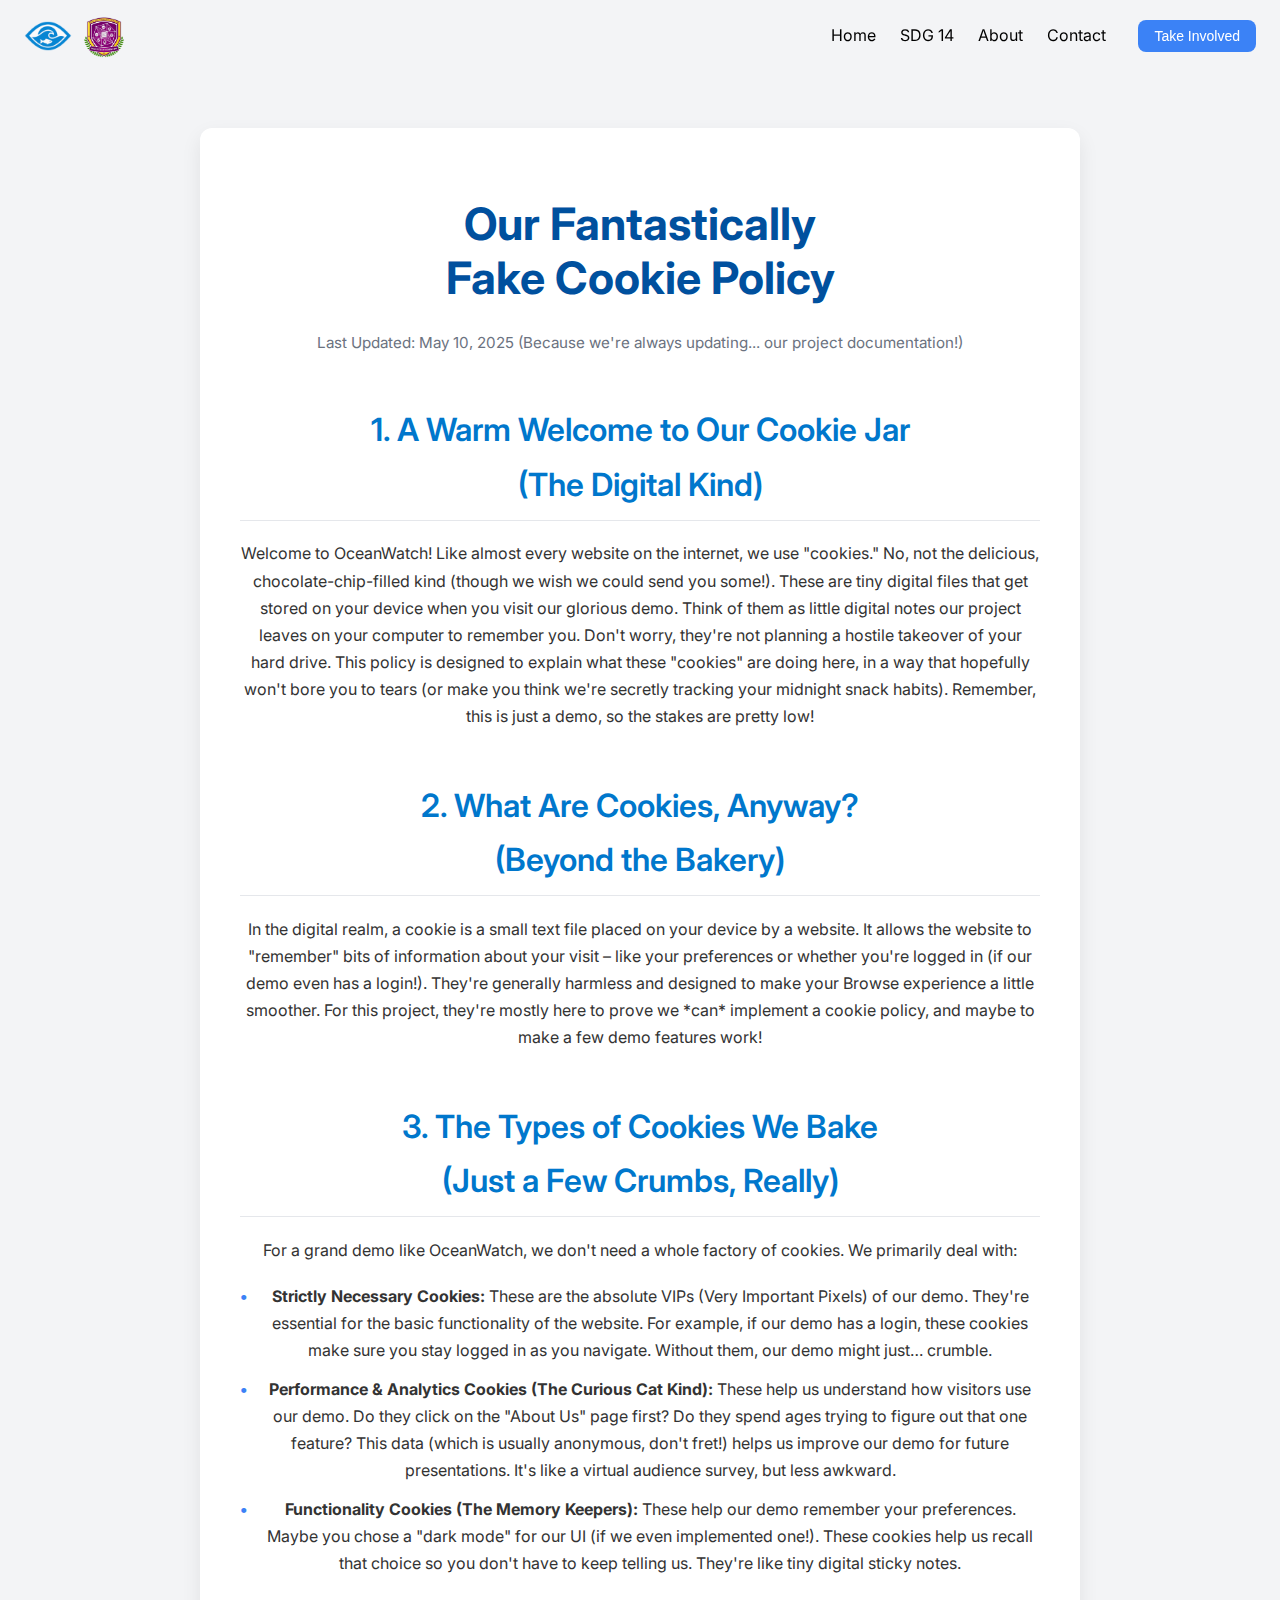
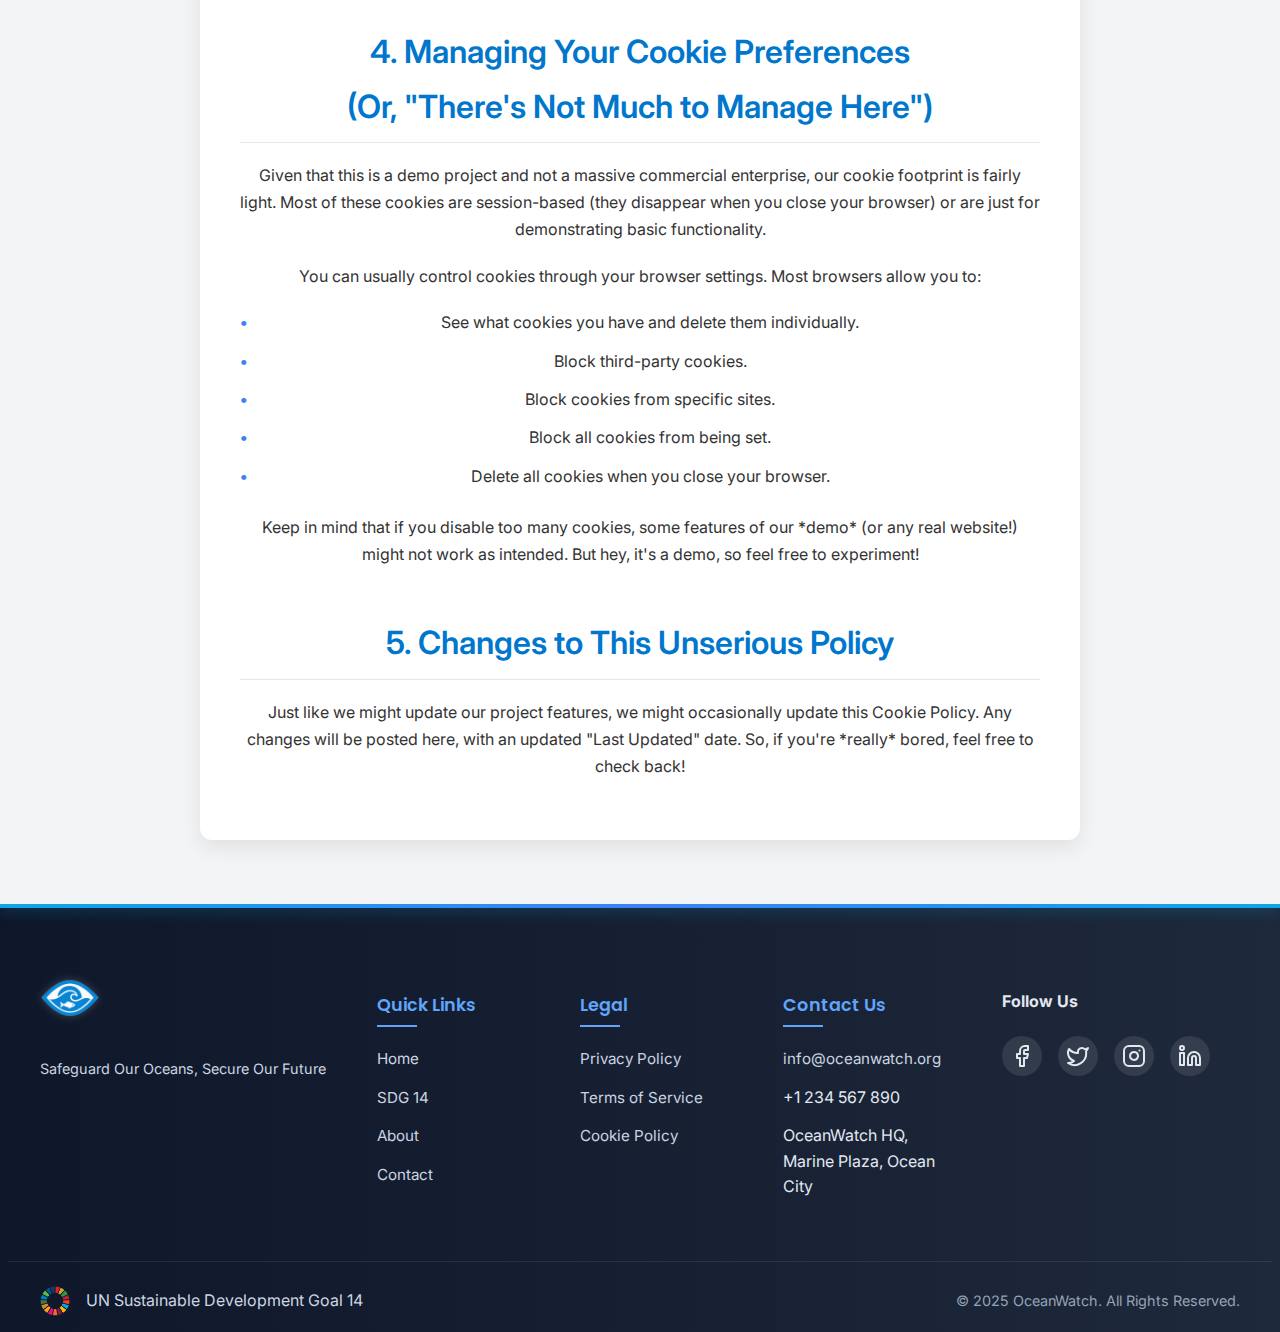
<file: cookie-policy.html>
<!DOCTYPE html>
<html lang="en">
  <head>
    <meta name="author" content="OceanWatch Team" />
    <meta
      name="keywords"
      content="OceanWatch, SDG 14, Life Below Water, Marine Conservation, Ocean Protection, Terms of Service, User Agreement, Website Use"
    />
    <meta name="theme-color" content="#334155" />
    <link rel="apple-touch-icon" href="/Images/newlogo.png" />
    <meta
      name="description"
      content="OceanWatch Terms of Service - Understand the rules and conditions for using our website."
    />
    <meta charset="UTF-8" />
    <meta name="viewport" content="width=device-width, initial-scale=1.0" />
    <title>OceanWatch | Terms of Service</title>
    <link rel="preconnect" href="https://fonts.googleapis.com" />
    <link rel="preconnect" href="https://fonts.gstatic.com" crossorigin />
    <link
      href="https://fonts.googleapis.com/css2?family=Inter:wght@400;500;700&family=Poppins:wght@400;500;600;700&display=swap"
      rel="stylesheet"
    />
    <link rel="stylesheet" href="CSS/terms-of-service.css" />
    <link rel="shortcut icon" href="Images/newlogo.png" type="image/x-icon" />
  </head>
  <body>
    <div id="main-content" class="main-content">
      <header id="navbar">
        <nav>
          <div class="logo">
            <img
              style="width: 48px; height: auto"
              src="Images/newlogo.png"
              alt="OceanWatch Logo"
              class="logo-image"
              onerror="this.onerror=null; this.src='https://placehold.co/100x40/cccccc/666666?text=Logo+Error';"
            />
            <img
              style="width: 48px; height: auto"
              src="Images/logo.png"
              alt="OceanWatch Logo"
              class="logo-image"
              onerror="this.onerror=null; this.src='https://placehold.co/100x40/cccccc/666666?text=Logo+Error';"
            />
          </div>

          <div class="desktop-menu">
            <a href="index.html">Home</a>
            <a href="sdg14.html">SDG 14</a>
            <a href="about.html">About</a>
            <a href="#footer">Contact</a>
            <button class="action-button">Take Involved</button>
          </div>

          <div class="mobile-menu-button">
            <button id="mobile-menu-button">
              <svg
                class="menu-icon"
                fill="none"
                stroke="currentColor"
                viewBox="0 0 24 24"
                xmlns="http://www.w3.org/2000/svg"
              >
                <path
                  stroke-linecap="round"
                  stroke-linejoin="round"
                  stroke-width="2"
                  d="M4 6h16M4 12h16m-7 6h7"
                ></path>
              </svg>
            </button>
          </div>
        </nav>

        <div id="mobile-menu" class="mobile-menu">
          <a href="index.html">Home</a>
          <a href="sdg14.html">SDG 14</a>
          <a href="about.html">About</a>
          <a href="#footer">Contact</a>
          <div class="mobile-button-container">
            <button class="action-button mobile-action-button">
              Take Involved
            </button>
          </div>
        </div>
      </header>

      <main class="policy-content">
        <div class="container">
        <h1>Our Fantastically <br> Fake Cookie Policy</h1>
        <p class="last-updated">Last Updated: May 10, 2025 (Because we're always updating... our project documentation!)</p>

        <h2>1. A Warm Welcome to Our Cookie Jar <br> (The Digital Kind)</h2>
        <p>
          Welcome to OceanWatch! Like almost every website on the internet, we use "cookies."
          No, not the delicious, chocolate-chip-filled kind (though we wish we could send you some!).
          These are tiny digital files that get stored on your device when you visit our glorious demo.
          Think of them as little digital notes our project leaves on your computer to remember you.
          Don't worry, they're not planning a hostile takeover of your hard drive. This policy is
          designed to explain what these "cookies" are doing here, in a way that hopefully won't bore
          you to tears (or make you think we're secretly tracking your midnight snack habits). Remember,
          this is just a demo, so the stakes are pretty low!
        </p>

        <h2>2. What Are Cookies, Anyway? <br> (Beyond the Bakery)</h2>
        <p>
          In the digital realm, a cookie is a small text file placed on your device by a website.
          It allows the website to "remember" bits of information about your visit – like your
          preferences or whether you're logged in (if our demo even has a login!). They're generally
          harmless and designed to make your Browse experience a little smoother. For this project,
          they're mostly here to prove we *can* implement a cookie policy, and maybe to make a few
          demo features work!
        </p>

        <h2>3. The Types of Cookies We Bake <br> (Just a Few Crumbs, Really)</h2>
        <p>
          For a grand demo like OceanWatch, we don't need a whole factory of cookies. We primarily deal with:
        </p>
        <ul>
          <li>
            <strong>Strictly Necessary Cookies:</strong> These are the absolute VIPs (Very Important Pixels) of our demo.
            They're essential for the basic functionality of the website. For example, if our demo has a login,
            these cookies make sure you stay logged in as you navigate. Without them, our demo might just… crumble.
          </li>
          <li>
            <strong>Performance & Analytics Cookies (The Curious Cat Kind):</strong> These help us understand how visitors use our demo. Do they click on the "About Us" page first? Do they spend ages trying to figure out that one feature? This data (which is usually anonymous, don't fret!) helps us improve our demo for future presentations. It's like a virtual audience survey, but less awkward.
          </li>
          <li>
            <strong>Functionality Cookies (The Memory Keepers):</strong> These help our demo remember your preferences. Maybe you chose a "dark mode" for our UI (if we even implemented one!). These cookies help us recall that choice so you don't have to keep telling us. They're like tiny digital sticky notes.
          </li>
        </ul>

        <h2>4. Managing Your Cookie Preferences <br>(Or, "There's Not Much to Manage Here")</h2>
        <p>
          Given that this is a demo project and not a massive commercial enterprise, our cookie footprint is fairly light.
          Most of these cookies are session-based (they disappear when you close your browser) or are just for
          demonstrating basic functionality.
        </p>
        <p>
          You can usually control cookies through your browser settings. Most browsers allow you to:
        </p>
        <ul>
          <li>See what cookies you have and delete them individually.</li>
          <li>Block third-party cookies.</li>
          <li>Block cookies from specific sites.</li>
          <li>Block all cookies from being set.</li>
          <li>Delete all cookies when you close your browser.</li>
        </ul>
        <p>
          Keep in mind that if you disable too many cookies, some features of our *demo* (or any real website!) might
          not work as intended. But hey, it's a demo, so feel free to experiment!
        </p>

        <h2>5. Changes to This Unserious Policy</h2>
        <p>
          Just like we might update our project features, we might occasionally update this Cookie Policy.
          Any changes will be posted here, with an updated "Last Updated" date. So, if you're *really* bored,
          feel free to check back!
        </p>
      </section>
      </main>

      <footer class="footer-section" id="footer">
        <div class="footer-container">
          <div class="footer-logo-section">
            <img
              src="Images/newlogo.png"
              alt="OceanWatch Logo"
              class="footer-logo"
            />

            <p class="footer-tagline">Safeguard Our Oceans, Secure Our Future</p>
          </div>

          <div class="footer-links">
            <div class="footer-column">
              <h4>Quick Links</h4>
              <ul>
                <li><a href="index.html">Home</a></li>
                <li><a href="sdg14.html">SDG 14</a></li>
                <li><a href="about.html">About</a></li>
                <li><a href="#footer">Contact</a></li>
              </ul>
            </div>

            <div class="footer-column">
              <h4>Legal</h4>
              <ul>
                <li><a href="privacy-policy.html">Privacy Policy</a></li>
                <li><a href="terms-of-service.html">Terms of Service</a></li>
                <li><a href="cookie-policy.html">Cookie Policy</a></li>
              </ul>
            </div>

            <div class="footer-column">
              <h4>Contact Us</h4>
              <ul>
                <li>
                  <a href="mailto:info@oceanwatch.org">info@oceanwatch.org</a>
                </li>
                <li>+1 234 567 890</li>
                <li>OceanWatch HQ, Marine Plaza, Ocean City</li>
              </ul>
            </div>
          </div>

          <div class="footer-social">
            <h4>Follow Us</h4>
            <div class="social-icons">
              <a
                href="https://web.facebook.com/globalgoalsUN/?_rdc=1&_rdr#"
                target="_blank"
                class="social-icon"
                aria-label="Facebook"
              >
                <svg
                  xmlns="http://www.w3.org/2000/svg"
                  width="24"
                  height="24"
                  viewBox="0 0 24 24"
                  fill="none"
                  stroke="currentColor"
                  stroke-width="2"
                  stroke-linecap="round"
                  stroke-linejoin="round"
                >
                  <path
                    d="M18 2h-3a5 5 0 0 0-5 5v3H7v4h3v8h4v-8h3l1-4h-4V7a1 1 0 0 1 1-1h3z"
                  ></path>
                </svg>
              </a>
              <a
                href="https://twitter.com"
                target="_blank"
                class="social-icon"
                aria-label="Twitter"
              >
                <svg
                  xmlns="http://www.w3.org/2000/svg"
                  width="24"
                  height="24"
                  viewBox="0 0 24 24"
                  fill="none"
                  stroke="currentColor"
                  stroke-width="2"
                  stroke-linecap="round"
                  stroke-linejoin="round"
                >
                  <path
                    d="M22 4s-.7 2.1-2 3.4c1.6 10-9.4 17.3-18 11.6 2.2.1 4.4-.6 6-2C3 15.5.5 9.6 3 5c2.2 2.6 5.6 4.1 9 4-.9-4.2 4-6.6 7-3.8 1.1 0 3-1.2 3-1.2z"
                  ></path>
                </svg>
              </a>
              <a
                href="https://instagram.com"
                target="_blank"
                class="social-icon"
                aria-label="Instagram"
              >
                <svg
                  xmlns="http://www.w3.org/2000/svg"
                  width="24"
                  height="24"
                  viewBox="0 0 24 24"
                  fill="none"
                  stroke="currentColor"
                  stroke-width="2"
                  stroke-linecap="round"
                  stroke-linejoin="round"
                >
                  <rect x="2" y="2" width="20" height="20" rx="5" ry="5"></rect>
                  <path
                    d="M16 11.37A4 4 0 1 1 12.63 8 4 4 0 0 1 16 11.37z"
                  ></path>
                  <line x1="17.5" y1="6.5" x2="17.51" y2="6.5"></line>
                </svg>
              </a>
              <a
                href="https://linkedin.com"
                class="social-icon"
                target="_blank"
                aria-label="LinkedIn"
              >
                <svg
                  xmlns="http://www.w3.org/2000/svg"
                  width="24"
                  height="24"
                  viewBox="0 0 24 24"
                  fill="none"
                  stroke="currentColor"
                  stroke-width="2"
                  stroke-linecap="round"
                  stroke-linejoin="round"
                >
                  <path
                    d="M16 8a6 6 0 0 1 6 6v7h-4v-7a2 2 0 0 0-2-2 2 2 0 0 0-2 2v7h-4v-7a6 6 0 0 1 6-6z"
                  ></path>
                  <rect x="2" y="9" width="4" height="12"></rect>
                  <circle cx="4" cy="4" r="2"></circle>
                </svg>
              </a>
            </div>
          </div>
        </div>

        <div class="footer-bottom">
          <div class="un-sdg-link">
            <a
              href="https://sdgs.un.org/goals/goal14"
              target="_blank"
              rel="noopener noreferrer"
            >
              <img
                src="Images/globallogo.png"
                alt="UN SDG Logo"
                class="un-logo"
              />
              <span>UN Sustainable Development Goal 14</span>
            </a>
          </div>
          <div class="copyright">
            &copy; 2025 OceanWatch. All Rights Reserved.
          </div>
        </div>
      </footer>
    </div>
    <script src="JS/terms-of-service.js"></script>
  </body>
</html>
</file>
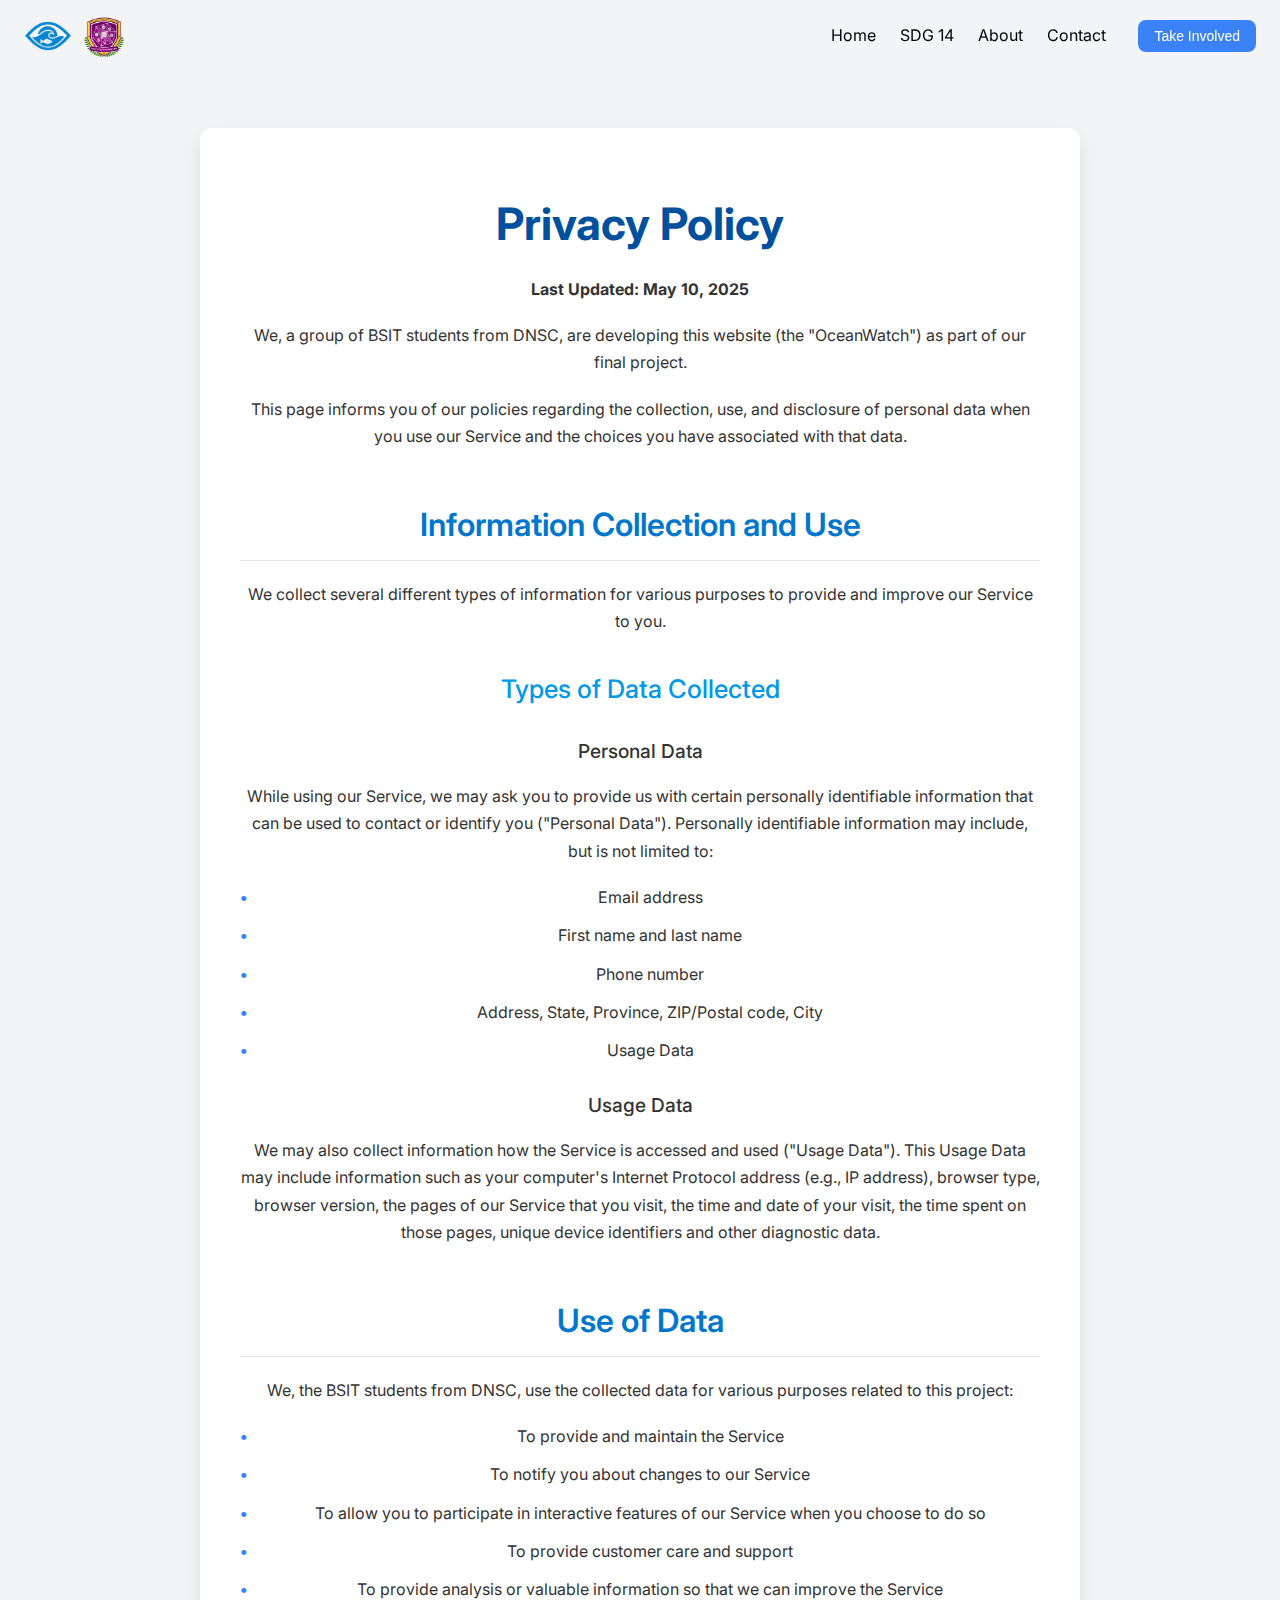
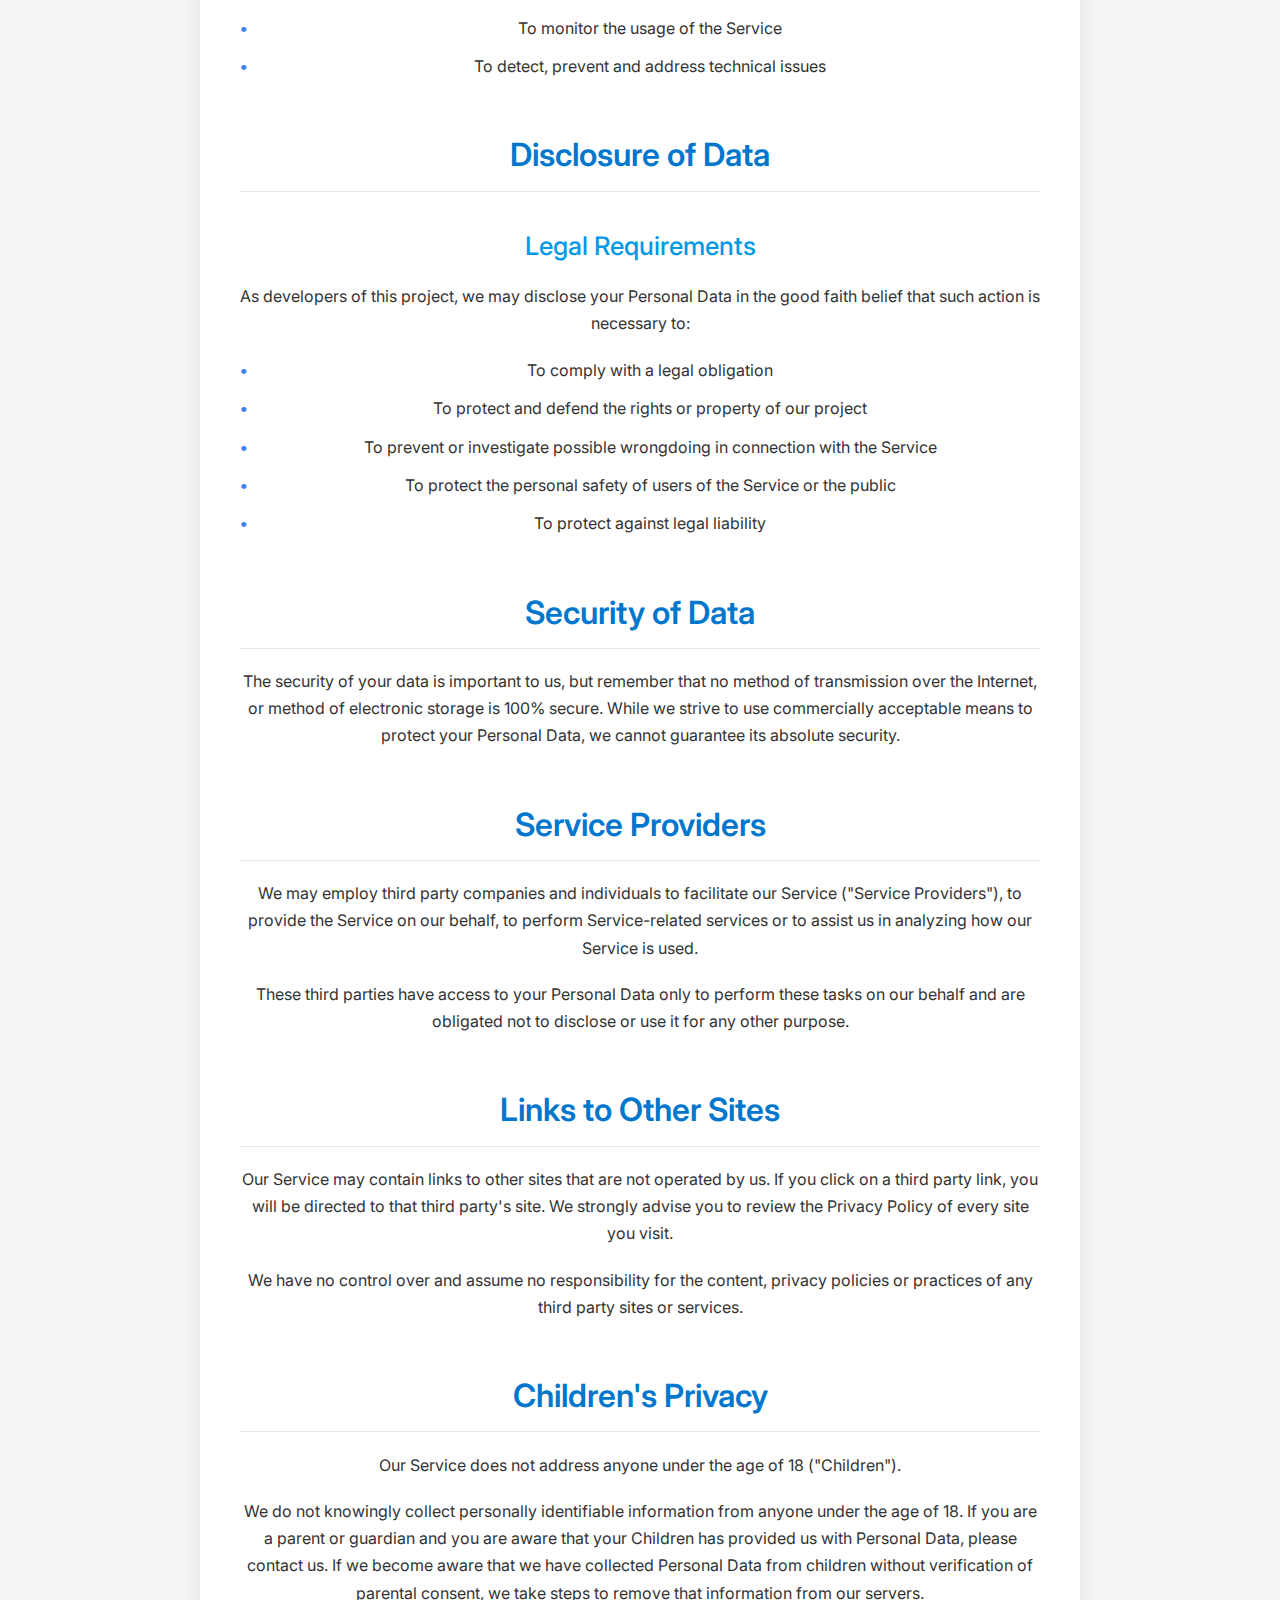
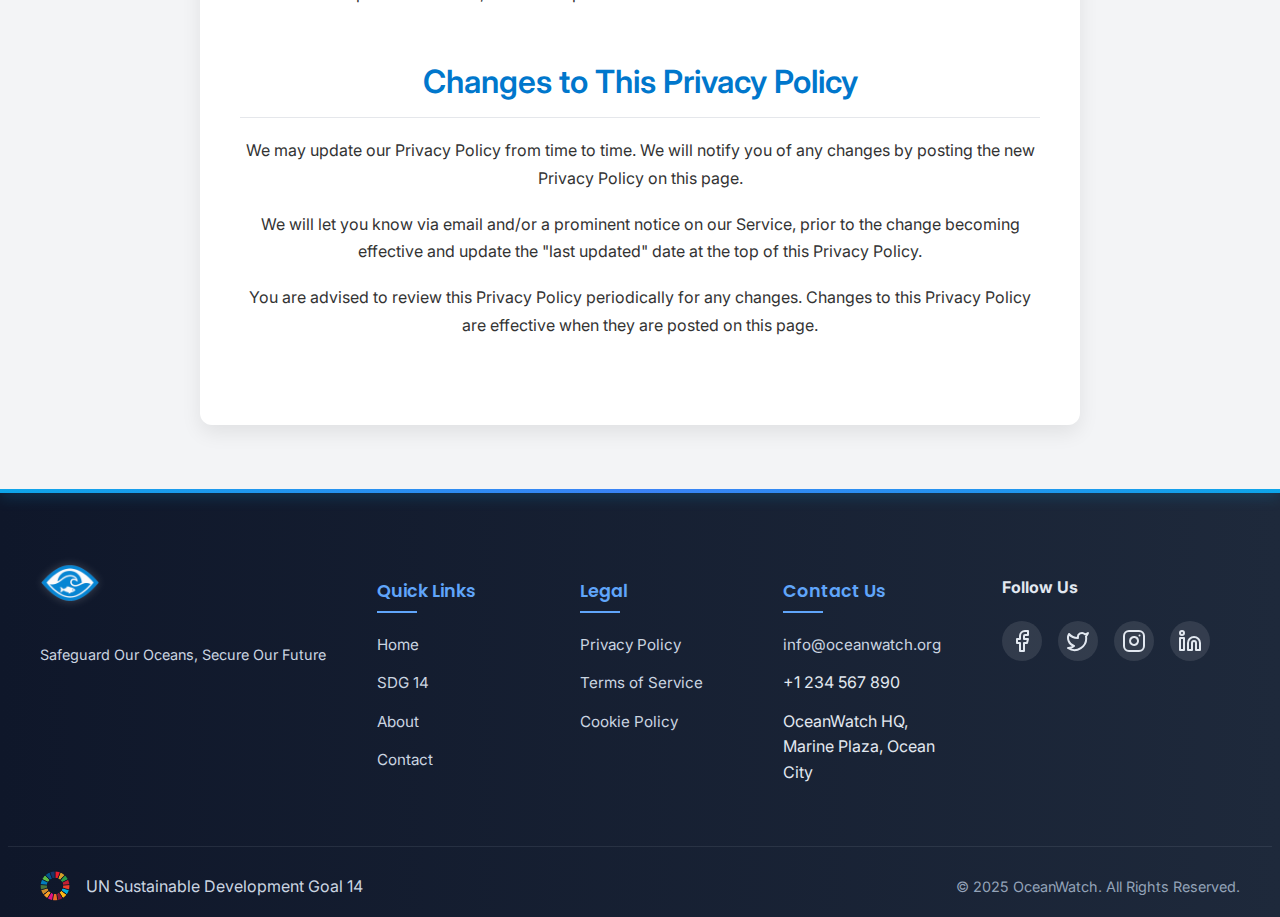
<file: privacy-policy.html>
<!DOCTYPE html>
<html lang="en">
  <head>
    <meta name="author" content="OceanWatch Team" />
    <meta
      name="keywords"
      content="OceanWatch, SDG 14, Life Below Water, Marine Conservation, Ocean Protection, Privacy Policy, Data Protection"
    />
    <meta name="theme-color" content="#334155" />
    <link rel="apple-touch-icon" href="/Images/newlogo.png" />
    <meta
      name="description"
      content="OceanWatch Privacy Policy - Learn how we collect, use, and protect your personal information."
    />
    <meta charset="UTF-8" />
    <meta name="viewport" content="width=device-width, initial-scale=1.0" />
    <title>OceanWatch | Privacy Policy</title>
    <link rel="preconnect" href="https://fonts.googleapis.com" />
    <link rel="preconnect" href="https://fonts.gstatic.com" crossorigin />
    <link
      href="https://fonts.googleapis.com/css2?family=Inter:wght@400;500;700&family=Poppins:wght@400;500;600;700&display=swap"
      rel="stylesheet"
    />
    <link rel="stylesheet" href="CSS/privacy-policy.css" />
    <link rel="shortcut icon" href="Images/newlogo.png" type="image/x-icon" />
  </head>
  <body>
    <div id="main-content" class="main-content">
      <header id="navbar">
        <nav>
          <div class="logo">
            <img
              style="width: 48px; height: auto"
              src="Images/newlogo.png"
              alt="OceanWatch Logo"
              class="logo-image"
              onerror="this.onerror=null; this.src='https://placehold.co/100x40/cccccc/666666?text=Logo+Error';"
            />
            <img
              style="width: 48px; height: auto"
              src="Images/logo.png"
              alt="OceanWatch Logo"
              class="logo-image"
              onerror="this.onerror=null; this.src='https://placehold.co/100x40/cccccc/666666?text=Logo+Error';"
            />
          </div>

          <div class="desktop-menu">
            <a href="index.html">Home</a>
            <a href="sdg14.html">SDG 14</a>
            <a href="about.html">About</a>
            <a href="#footer">Contact</a>
            <button class="action-button">Take Involved</button>
          </div>

          <div class="mobile-menu-button">
            <button id="mobile-menu-button">
              <svg
                class="menu-icon"
                fill="none"
                stroke="currentColor"
                viewBox="0 0 24 24"
                xmlns="http://www.w3.org/2000/svg"
              >
                <path
                  stroke-linecap="round"
                  stroke-linejoin="round"
                  stroke-width="2"
                  d="M4 6h16M4 12h16m-7 6h7"
                ></path>
              </svg>
            </button>
          </div>
        </nav>

        <div id="mobile-menu" class="mobile-menu">
          <a href="index.html">Home</a>
          <a href="sdg14.html">SDG 14</a>
          <a href="about.html">About</a>
          <a href="#footer">Contact</a>
          <div class="mobile-button-container">
            <button class="action-button mobile-action-button">
              Take Involved
            </button>
          </div>
        </div>
      </header>

      <main class="policy-content">
        <div class="container">
          <h1>Privacy Policy</h1>
          <p><strong>Last Updated: May 10, 2025</strong></p>

          <p>
            We, a group of BSIT students from DNSC, are developing this website
            (the "OceanWatch") as part of our final project.
          </p>

          <p>
            This page informs you of our policies regarding the collection, use,
            and disclosure of personal data when you use our Service and the
            choices you have associated with that data.
          </p>

          <h2>Information Collection and Use</h2>
          <p>
            We collect several different types of information for various
            purposes to provide and improve our Service to you.
          </p>

          <h3>Types of Data Collected</h3>
          <h4>Personal Data</h4>
          <p>
            While using our Service, we may ask you to provide us with certain
            personally identifiable information that can be used to contact or
            identify you ("Personal Data"). Personally identifiable information
            may include, but is not limited to:
          </p>
          <ul>
            <li>Email address</li>
            <li>First name and last name</li>
            <li>Phone number</li>
            <li>Address, State, Province, ZIP/Postal code, City</li>
            <li>Usage Data</li>
          </ul>

          <h4>Usage Data</h4>
          <p>
            We may also collect information how the Service is accessed and used
            ("Usage Data"). This Usage Data may include information such as your
            computer's Internet Protocol address (e.g., IP address), browser
            type, browser version, the pages of our Service that you visit, the
            time and date of your visit, the time spent on those pages, unique
            device identifiers and other diagnostic data.
          </p>

          <h2>Use of Data</h2>
          <p>We, the BSIT students from DNSC, use the collected data for various purposes related to this project:</p>
          <ul>
            <li>To provide and maintain the Service</li>
            <li>To notify you about changes to our Service</li>
            <li>
              To allow you to participate in interactive features of our Service
              when you choose to do so
            </li>
            <li>To provide customer care and support</li>
            <li>
              To provide analysis or valuable information so that we can improve
              the Service
            </li>
            <li>To monitor the usage of the Service</li>
            <li>To detect, prevent and address technical issues</li>
          </ul>

          <h2>Disclosure of Data</h2>
          <h3>Legal Requirements</h3>
          <p>
            As developers of this project, we may disclose your Personal Data in the good faith belief
            that such action is necessary to:
          </p>
          <ul>
            <li>To comply with a legal obligation</li>
            <li>To protect and defend the rights or property of our project</li>
            <li>
              To prevent or investigate possible wrongdoing in connection with
              the Service
            </li>
            <li>
              To protect the personal safety of users of the Service or the
              public
            </li>
            <li>To protect against legal liability</li>
          </ul>

          <h2>Security of Data</h2>
          <p>
            The security of your data is important to us, but remember that no
            method of transmission over the Internet, or method of electronic
            storage is 100% secure. While we strive to use commercially
            acceptable means to protect your Personal Data, we cannot guarantee
            its absolute security.
          </p>

          <h2>Service Providers</h2>
          <p>
            We may employ third party companies and individuals to facilitate
            our Service ("Service Providers"), to provide the Service on our
            behalf, to perform Service-related services or to assist us in
            analyzing how our Service is used.
          </p>
          <p>
            These third parties have access to your Personal Data only to
            perform these tasks on our behalf and are obligated not to disclose
            or use it for any other purpose.
          </p>

          <h2>Links to Other Sites</h2>
          <p>
            Our Service may contain links to other sites that are not operated
            by us. If you click on a third party link, you will be directed to
            that third party's site. We strongly advise you to review the
            Privacy Policy of every site you visit.
          </p>
          <p>
            We have no control over and assume no responsibility for the
            content, privacy policies or practices of any third party sites or
            services.
          </p>

          <h2>Children's Privacy</h2>
          <p>Our Service does not address anyone under the age of 18
            ("Children").</p>
          <p>
            We do not knowingly collect personally identifiable information from
            anyone under the age of 18. If you are a parent or guardian and you
            are aware that your Children has provided us with Personal Data,
            please contact us. If we become aware that we have collected
            Personal Data from children without verification of parental
            consent, we take steps to remove that information from our servers.
          </p>

          <h2>Changes to This Privacy Policy</h2>
          <p>
            We may update our Privacy Policy from time to time. We will notify
            you of any changes by posting the new Privacy Policy on this page.
          </p>
          <p>
            We will let you know via email and/or a prominent notice on our
            Service, prior to the change becoming effective and update the "last
            updated" date at the top of this Privacy Policy.
          </p>
          <p>
            You are advised to review this Privacy Policy periodically for any
            changes. Changes to this Privacy Policy are effective when they are
            posted on this page.
          </p>
          <br>
        </div>
      </main>

      <footer class="footer-section" id="footer">
        <div class="footer-container">
          <div class="footer-logo-section">
            <img
              src="Images/newlogo.png"
              alt="OceanWatch Logo"
              class="footer-logo"
            />

            <p class="footer-tagline">Safeguard Our Oceans, Secure Our Future</p>
          </div>

          <div class="footer-links">
            <div class="footer-column">
              <h4>Quick Links</h4>
              <ul>
                <li><a href="index.html">Home</a></li>
                <li><a href="sdg14.html">SDG 14</a></li>
                <li><a href="about.html">About</a></li>
                <li><a href="#footer">Contact</a></li>
              </ul>
            </div>

            <div class="footer-column">
              <h4>Legal</h4>
              <ul>
                <li><a href="privacy-policy.html">Privacy Policy</a></li>
                <li><a href="terms-of-service.html">Terms of Service</a></li>
                <li><a href="cookie-policy.html">Cookie Policy</a></li>
              </ul>
            </div>

            <div class="footer-column">
              <h4>Contact Us</h4>
              <ul>
                <li>
                  <a href="mailto:info@oceanwatch.org">info@oceanwatch.org</a>
                </li>
                <li>+1 234 567 890</li>
                <li>OceanWatch HQ, Marine Plaza, Ocean City</li>
              </ul>
            </div>
          </div>

          <div class="footer-social">
            <h4>Follow Us</h4>
            <div class="social-icons">
              <a
                href="https://web.facebook.com/globalgoalsUN/?_rdc=1&_rdr#"
                target="_blank"
                class="social-icon"
                aria-label="Facebook"
              >
                <svg
                  xmlns="http://www.w3.org/2000/svg"
                  width="24"
                  height="24"
                  viewBox="0 0 24 24"
                  fill="none"
                  stroke="currentColor"
                  stroke-width="2"
                  stroke-linecap="round"
                  stroke-linejoin="round"
                >
                  <path
                    d="M18 2h-3a5 5 0 0 0-5 5v3H7v4h3v8h4v-8h3l1-4h-4V7a1 1 0 0 1 1-1h3z"
                  ></path>
                </svg>
              </a>
              <a
                href="https://twitter.com"
                target="_blank"
                class="social-icon"
                aria-label="Twitter"
              >
                <svg
                  xmlns="http://www.w3.org/2000/svg"
                  width="24"
                  height="24"
                  viewBox="0 0 24 24"
                  fill="none"
                  stroke="currentColor"
                  stroke-width="2"
                  stroke-linecap="round"
                  stroke-linejoin="round"
                >
                  <path
                    d="M22 4s-.7 2.1-2 3.4c1.6 10-9.4 17.3-18 11.6 2.2.1 4.4-.6 6-2C3 15.5.5 9.6 3 5c2.2 2.6 5.6 4.1 9 4-.9-4.2 4-6.6 7-3.8 1.1 0 3-1.2 3-1.2z"
                  ></path>
                </svg>
              </a>
              <a
                href="https://instagram.com"
                target="_blank"
                class="social-icon"
                aria-label="Instagram"
              >
                <svg
                  xmlns="http://www.w3.org/2000/svg"
                  width="24"
                  height="24"
                  viewBox="0 0 24 24"
                  fill="none"
                  stroke="currentColor"
                  stroke-width="2"
                  stroke-linecap="round"
                  stroke-linejoin="round"
                >
                  <rect x="2" y="2" width="20" height="20" rx="5" ry="5"></rect>
                  <path
                    d="M16 11.37A4 4 0 1 1 12.63 8 4 4 0 0 1 16 11.37z"
                  ></path>
                  <line x1="17.5" y1="6.5" x2="17.51" y2="6.5"></line>
                </svg>
              </a>
              <a
                href="https://linkedin.com"
                class="social-icon"
                target="_blank"
                aria-label="LinkedIn"
              >
                <svg
                  xmlns="http://www.w3.org/2000/svg"
                  width="24"
                  height="24"
                  viewBox="0 0 24 24"
                  fill="none"
                  stroke="currentColor"
                  stroke-width="2"
                  stroke-linecap="round"
                  stroke-linejoin="round"
                >
                  <path
                    d="M16 8a6 6 0 0 1 6 6v7h-4v-7a2 2 0 0 0-2-2 2 2 0 0 0-2 2v7h-4v-7a6 6 0 0 1 6-6z"
                  ></path>
                  <rect x="2" y="9" width="4" height="12"></rect>
                  <circle cx="4" cy="4" r="2"></circle>
                </svg>
              </a>
            </div>
          </div>
        </div>

        <div class="footer-bottom">
          <div class="un-sdg-link">
            <a
              href="https://sdgs.un.org/goals/goal14"
              target="_blank"
              rel="noopener noreferrer"
            >
              <img
                src="Images/globallogo.png"
                alt="UN SDG Logo"
                class="un-logo"
              />
              <span>UN Sustainable Development Goal 14</span>
            </a>
          </div>
          <div class="copyright">
            &copy; 2025 OceanWatch. All Rights Reserved.
          </div>
        </div>
      </footer>
    </div>
    <script src="JS/privacy-policy.js"></script>
  </body>
</html>
</file>
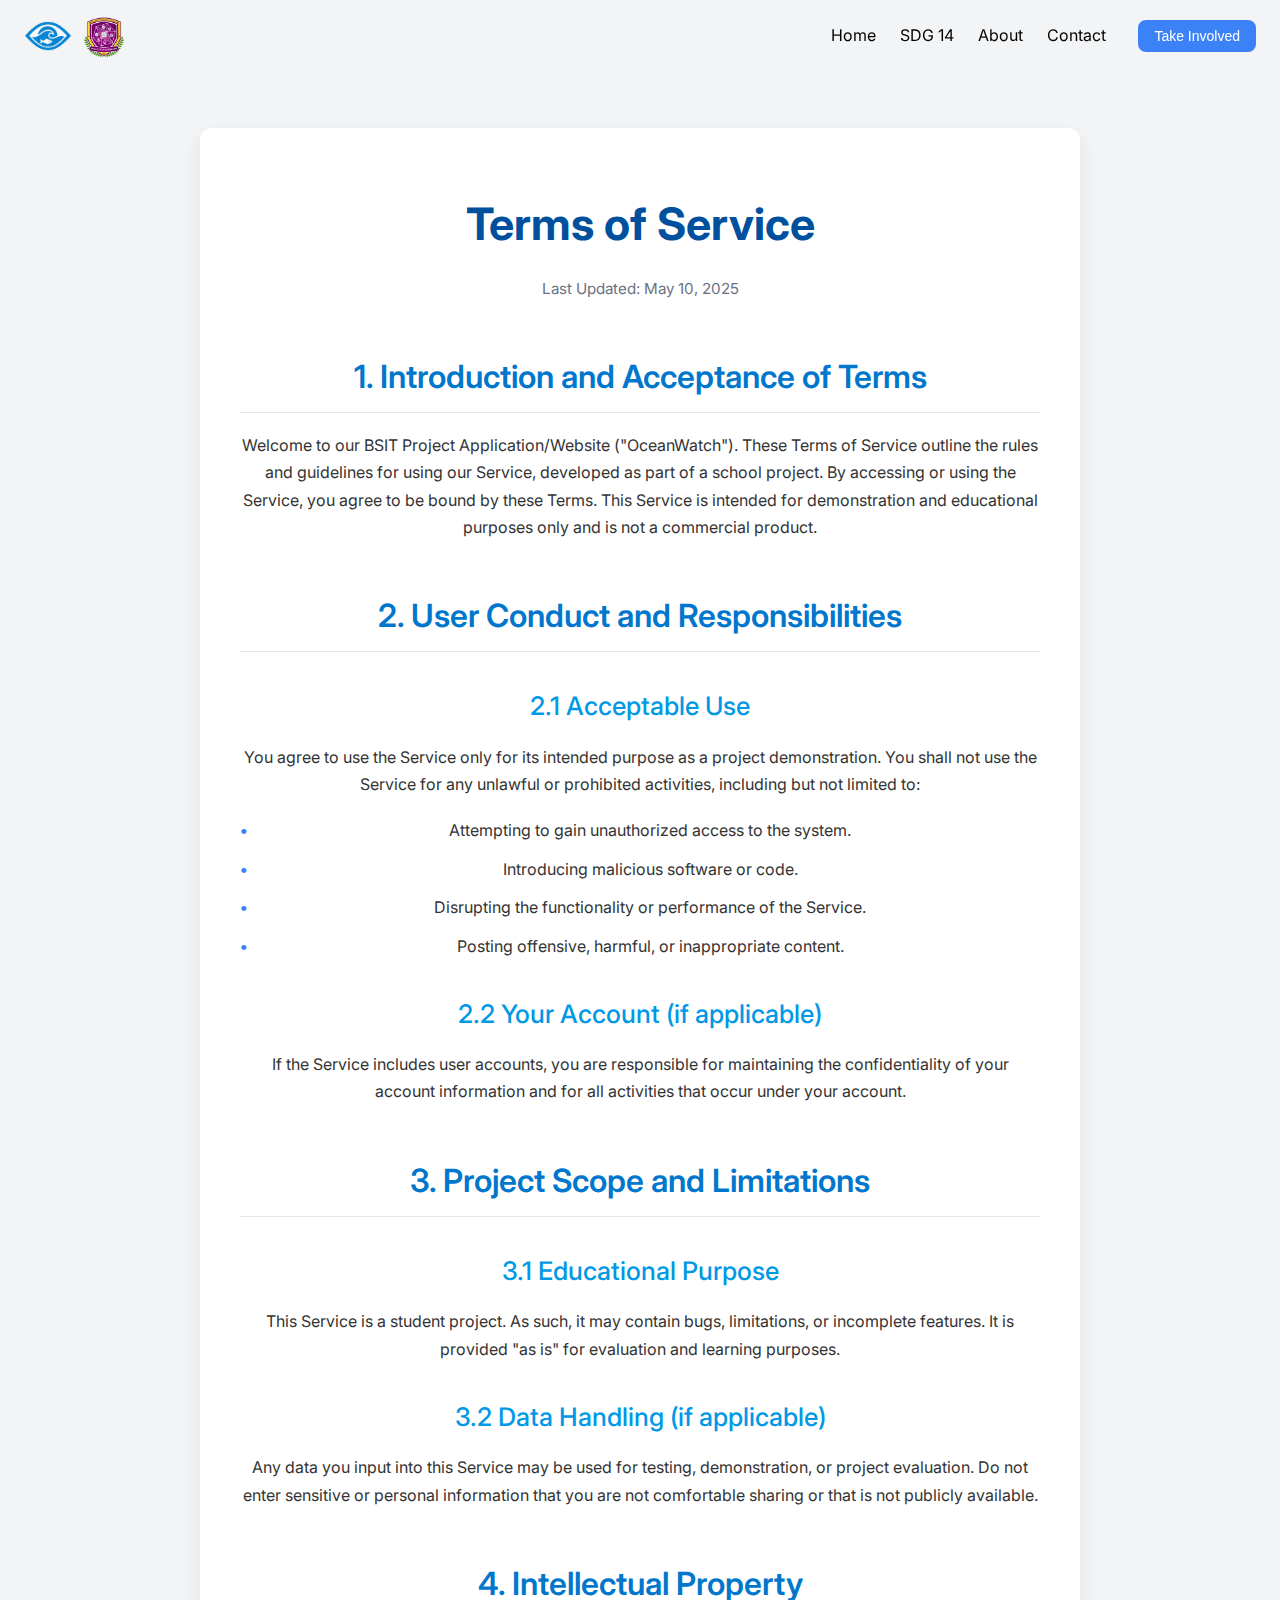
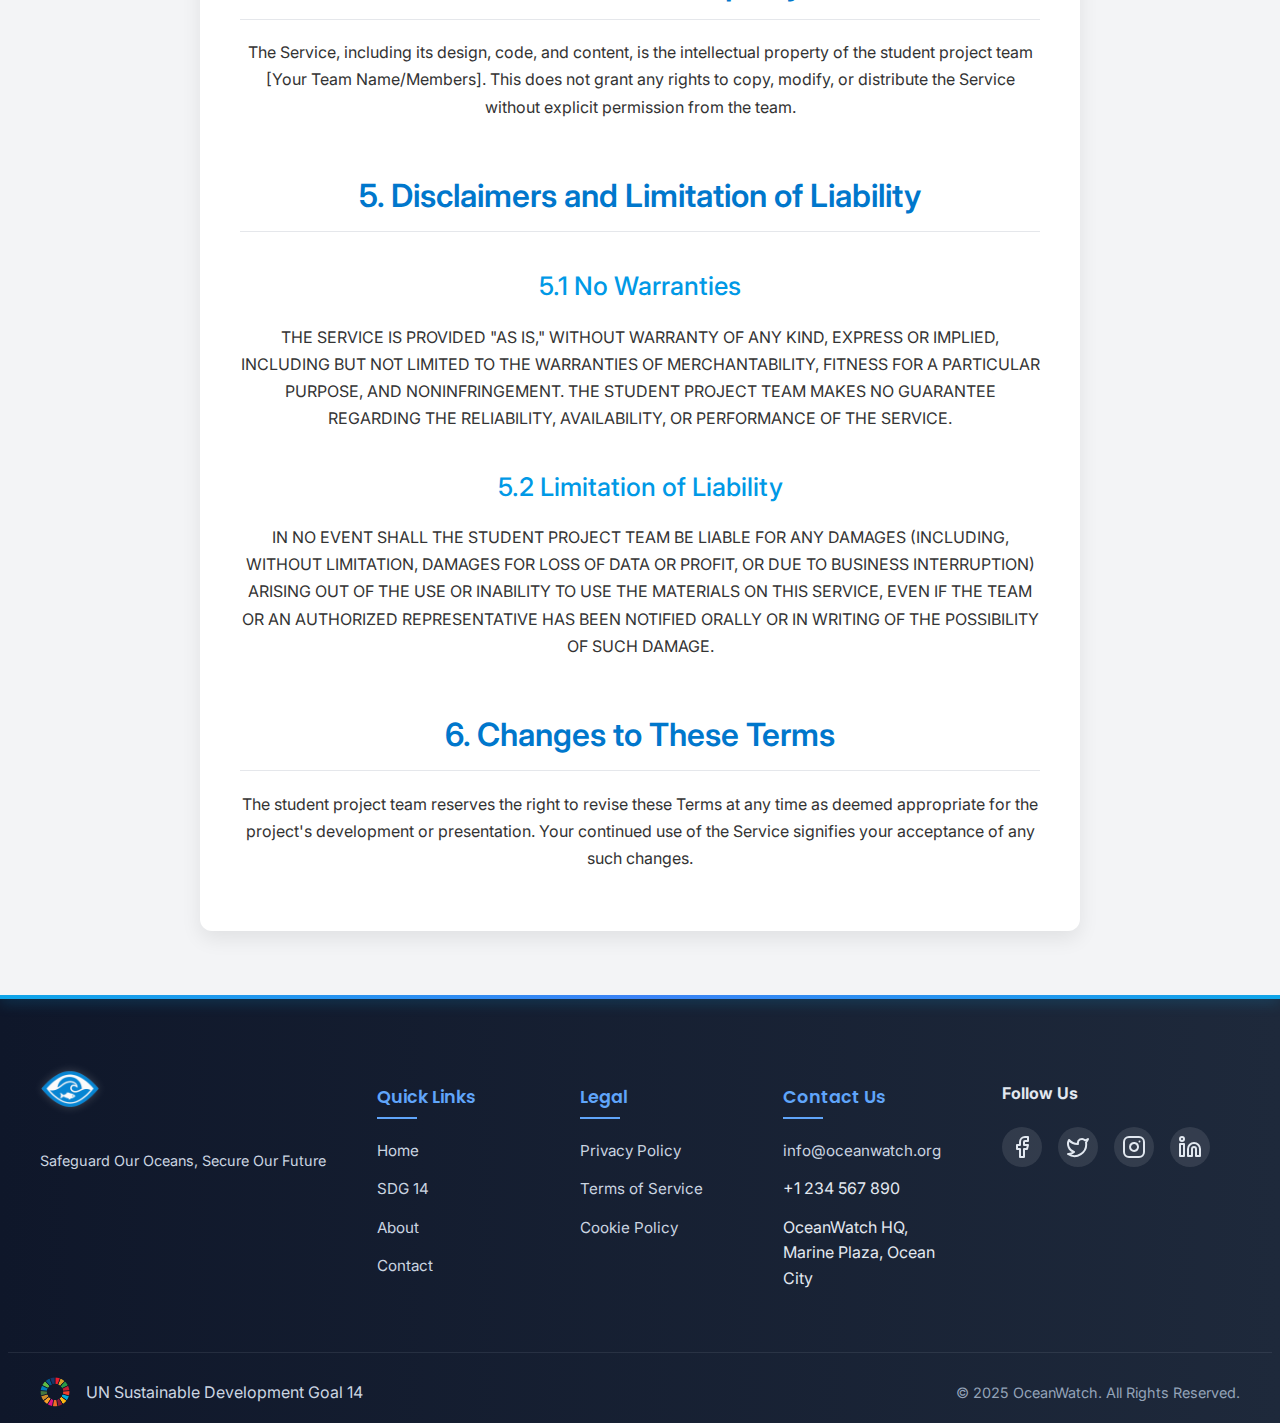
<file: terms-of-service.html>
<!DOCTYPE html>
<html lang="en">
  <head>
    <meta name="author" content="OceanWatch Team" />
    <meta
      name="keywords"
      content="OceanWatch, SDG 14, Life Below Water, Marine Conservation, Ocean Protection, Terms of Service, User Agreement, Website Use"
    />
    <meta name="theme-color" content="#334155" />
    <link rel="apple-touch-icon" href="/Images/newlogo.png" />
    <meta
      name="description"
      content="OceanWatch Terms of Service - Understand the rules and conditions for using our website."
    />
    <meta charset="UTF-8" />
    <meta name="viewport" content="width=device-width, initial-scale=1.0" />
    <title>OceanWatch | Terms of Service</title>
    <link rel="preconnect" href="https://fonts.googleapis.com" />
    <link rel="preconnect" href="https://fonts.gstatic.com" crossorigin />
    <link
      href="https://fonts.googleapis.com/css2?family=Inter:wght@400;500;700&family=Poppins:wght@400;500;600;700&display=swap"
      rel="stylesheet"
    />
    <link rel="stylesheet" href="CSS/terms-of-service.css" />
    <link rel="shortcut icon" href="Images/newlogo.png" type="image/x-icon" />
  </head>
  <body>
    <div id="main-content" class="main-content">
      <header id="navbar">
        <nav>
          <div class="logo">
            <img
              style="width: 48px; height: auto"
              src="Images/newlogo.png"
              alt="OceanWatch Logo"
              class="logo-image"
              onerror="this.onerror=null; this.src='https://placehold.co/100x40/cccccc/666666?text=Logo+Error';"
            />
            <img
              style="width: 48px; height: auto"
              src="Images/logo.png"
              alt="OceanWatch Logo"
              class="logo-image"
              onerror="this.onerror=null; this.src='https://placehold.co/100x40/cccccc/666666?text=Logo+Error';"
            />
          </div>

          <div class="desktop-menu">
            <a href="index.html">Home</a>
            <a href="sdg14.html">SDG 14</a>
            <a href="about.html">About</a>
            <a href="#footer">Contact</a>
            <button class="action-button">Take Involved</button>
          </div>

          <div class="mobile-menu-button">
            <button id="mobile-menu-button">
              <svg
                class="menu-icon"
                fill="none"
                stroke="currentColor"
                viewBox="0 0 24 24"
                xmlns="http://www.w3.org/2000/svg"
              >
                <path
                  stroke-linecap="round"
                  stroke-linejoin="round"
                  stroke-width="2"
                  d="M4 6h16M4 12h16m-7 6h7"
                ></path>
              </svg>
            </button>
          </div>
        </nav>

        <div id="mobile-menu" class="mobile-menu">
          <a href="index.html">Home</a>
          <a href="sdg14.html">SDG 14</a>
          <a href="about.html">About</a>
          <a href="#footer">Contact</a>
          <div class="mobile-button-container">
            <button class="action-button mobile-action-button">
              Take Involved
            </button>
          </div>
        </div>
      </header>

      <main class="policy-content">
        <div class="container">
          <h1>Terms of Service</h1>
        <p class="last-updated">Last Updated: May 10, 2025</p>

        <h2>1. Introduction and Acceptance of Terms</h2>
        <p>
          Welcome to our BSIT Project Application/Website ("OceanWatch"). These Terms
          of Service outline the rules and guidelines for using our Service,
          developed as part of a school project. By accessing or using the
          Service, you agree to be bound by these Terms. This Service is intended for
          demonstration and educational purposes only and is not a commercial product.
        </p>

        <h2>2. User Conduct and Responsibilities</h2>
        <h3>2.1 Acceptable Use</h3>
        <p>
          You agree to use the Service only for its intended purpose as a project
          demonstration. You shall not use the Service for any unlawful or prohibited
          activities, including but not limited to:
        </p>
        <ul>
          <li>Attempting to gain unauthorized access to the system.</li>
          <li>Introducing malicious software or code.</li>
          <li>Disrupting the functionality or performance of the Service.</li>
          <li>Posting offensive, harmful, or inappropriate content.</li>
        </ul>
        <h3>2.2 Your Account (if applicable)</h3>
        <p>
          If the Service includes user accounts, you are responsible for maintaining
          the confidentiality of your account information and for all activities that
          occur under your account.
        </p>

        <h2>3. Project Scope and Limitations</h2>
        <h3>3.1 Educational Purpose</h3>
        <p>
          This Service is a student project. As such, it may contain bugs,
          limitations, or incomplete features. It is provided "as is" for evaluation
          and learning purposes.
        </p>
        <h3>3.2 Data Handling (if applicable)</h3>
        <p>
          Any data you input into this Service may be used for testing, demonstration,
          or project evaluation. Do not enter sensitive or personal information that
          you are not comfortable sharing or that is not publicly available.
        </p>

        <h2>4. Intellectual Property</h2>
        <p>
          The Service, including its design, code, and content, is the intellectual
          property of the student project team [Your Team Name/Members]. This does not
          grant any rights to copy, modify, or distribute the Service without explicit
          permission from the team.
        </p>

        <h2>5. Disclaimers and Limitation of Liability</h2>
        <h3>5.1 No Warranties</h3>
        <p>
          THE SERVICE IS PROVIDED "AS IS," WITHOUT WARRANTY OF ANY KIND, EXPRESS OR
          IMPLIED, INCLUDING BUT NOT LIMITED TO THE WARRANTIES OF MERCHANTABILITY,
          FITNESS FOR A PARTICULAR PURPOSE, AND NONINFRINGEMENT. THE STUDENT PROJECT
          TEAM MAKES NO GUARANTEE REGARDING THE RELIABILITY, AVAILABILITY, OR
          PERFORMANCE OF THE SERVICE.
        </p>
        <h3>5.2 Limitation of Liability</h3>
        <p>
          IN NO EVENT SHALL THE STUDENT PROJECT TEAM BE LIABLE FOR ANY DAMAGES
          (INCLUDING, WITHOUT LIMITATION, DAMAGES FOR LOSS OF DATA OR PROFIT, OR DUE
          TO BUSINESS INTERRUPTION) ARISING OUT OF THE USE OR INABILITY TO USE THE
          MATERIALS ON THIS SERVICE, EVEN IF THE TEAM OR AN AUTHORIZED REPRESENTATIVE
          HAS BEEN NOTIFIED ORALLY OR IN WRITING OF THE POSSIBILITY OF SUCH DAMAGE.
        </p>

        <h2>6. Changes to These Terms</h2>
        <p>
          The student project team reserves the right to revise these Terms at any
          time as deemed appropriate for the project's development or presentation.
          Your continued use of the Service signifies your acceptance of any such
          changes.
        </p>
      </section>
      </main>

      <footer class="footer-section" id="footer">
        <div class="footer-container">
          <div class="footer-logo-section">
            <img
              src="Images/newlogo.png"
              alt="OceanWatch Logo"
              class="footer-logo"
            />

            <p class="footer-tagline">Safeguard Our Oceans, Secure Our Future</p>
          </div>

          <div class="footer-links">
            <div class="footer-column">
              <h4>Quick Links</h4>
              <ul>
                <li><a href="index.html">Home</a></li>
                <li><a href="sdg14.html">SDG 14</a></li>
                <li><a href="about.html">About</a></li>
                <li><a href="#footer">Contact</a></li>
              </ul>
            </div>

            <div class="footer-column">
              <h4>Legal</h4>
              <ul>
                <li><a href="privacy-policy.html">Privacy Policy</a></li>
                <li><a href="terms-of-service.html">Terms of Service</a></li>
                <li><a href="cookie-policy.html">Cookie Policy</a></li>
              </ul>
            </div>

            <div class="footer-column">
              <h4>Contact Us</h4>
              <ul>
                <li>
                  <a href="mailto:info@oceanwatch.org">info@oceanwatch.org</a>
                </li>
                <li>+1 234 567 890</li>
                <li>OceanWatch HQ, Marine Plaza, Ocean City</li>
              </ul>
            </div>
          </div>

          <div class="footer-social">
            <h4>Follow Us</h4>
            <div class="social-icons">
              <a
                href="https://web.facebook.com/globalgoalsUN/?_rdc=1&_rdr#"
                target="_blank"
                class="social-icon"
                aria-label="Facebook"
              >
                <svg
                  xmlns="http://www.w3.org/2000/svg"
                  width="24"
                  height="24"
                  viewBox="0 0 24 24"
                  fill="none"
                  stroke="currentColor"
                  stroke-width="2"
                  stroke-linecap="round"
                  stroke-linejoin="round"
                >
                  <path
                    d="M18 2h-3a5 5 0 0 0-5 5v3H7v4h3v8h4v-8h3l1-4h-4V7a1 1 0 0 1 1-1h3z"
                  ></path>
                </svg>
              </a>
              <a
                href="https://twitter.com"
                target="_blank"
                class="social-icon"
                aria-label="Twitter"
              >
                <svg
                  xmlns="http://www.w3.org/2000/svg"
                  width="24"
                  height="24"
                  viewBox="0 0 24 24"
                  fill="none"
                  stroke="currentColor"
                  stroke-width="2"
                  stroke-linecap="round"
                  stroke-linejoin="round"
                >
                  <path
                    d="M22 4s-.7 2.1-2 3.4c1.6 10-9.4 17.3-18 11.6 2.2.1 4.4-.6 6-2C3 15.5.5 9.6 3 5c2.2 2.6 5.6 4.1 9 4-.9-4.2 4-6.6 7-3.8 1.1 0 3-1.2 3-1.2z"
                  ></path>
                </svg>
              </a>
              <a
                href="https://instagram.com"
                target="_blank"
                class="social-icon"
                aria-label="Instagram"
              >
                <svg
                  xmlns="http://www.w3.org/2000/svg"
                  width="24"
                  height="24"
                  viewBox="0 0 24 24"
                  fill="none"
                  stroke="currentColor"
                  stroke-width="2"
                  stroke-linecap="round"
                  stroke-linejoin="round"
                >
                  <rect x="2" y="2" width="20" height="20" rx="5" ry="5"></rect>
                  <path
                    d="M16 11.37A4 4 0 1 1 12.63 8 4 4 0 0 1 16 11.37z"
                  ></path>
                  <line x1="17.5" y1="6.5" x2="17.51" y2="6.5"></line>
                </svg>
              </a>
              <a
                href="https://linkedin.com"
                class="social-icon"
                target="_blank"
                aria-label="LinkedIn"
              >
                <svg
                  xmlns="http://www.w3.org/2000/svg"
                  width="24"
                  height="24"
                  viewBox="0 0 24 24"
                  fill="none"
                  stroke="currentColor"
                  stroke-width="2"
                  stroke-linecap="round"
                  stroke-linejoin="round"
                >
                  <path
                    d="M16 8a6 6 0 0 1 6 6v7h-4v-7a2 2 0 0 0-2-2 2 2 0 0 0-2 2v7h-4v-7a6 6 0 0 1 6-6z"
                  ></path>
                  <rect x="2" y="9" width="4" height="12"></rect>
                  <circle cx="4" cy="4" r="2"></circle>
                </svg>
              </a>
            </div>
          </div>
        </div>

        <div class="footer-bottom">
          <div class="un-sdg-link">
            <a
              href="https://sdgs.un.org/goals/goal14"
              target="_blank"
              rel="noopener noreferrer"
            >
              <img
                src="Images/globallogo.png"
                alt="UN SDG Logo"
                class="un-logo"
              />
              <span>UN Sustainable Development Goal 14</span>
            </a>
          </div>
          <div class="copyright">
            &copy; 2025 OceanWatch. All Rights Reserved.
          </div>
        </div>
      </footer>
    </div>
    <script src="JS/terms-of-service.js"></script>
  </body>
</html>
</file>
<file: CSS/terms-of-service.css>
html {
  scroll-behavior: smooth;
  height: 100%;
}

body {
  min-height: 100%;
  display: flex;
  flex-direction: column;
  position: relative;
  font-family: "Inter", "Poppins", sans-serif;
  text-rendering: optimizeLegibility;
  -webkit-font-smoothing: antialiased;
  -moz-osx-font-smoothing: grayscale;
  background-color: #f3f4f6; /* Light background for the overall page */
  overflow-x: hidden;
  overflow-y: auto;
  -ms-overflow-style: none;
  scrollbar-width: none;
  margin: 0;
  padding: 0;
  line-height: 1.6;
}

body::-webkit-scrollbar {
  display: none;
}

#main-content {
  opacity: 1;
  transition: none;
  flex-grow: 1;
  display: flex;
  flex-direction: column;
  min-height: 100%;
}

.container {
  max-width: 1280px;
  margin-left: auto;
  margin-right: auto;
  padding-left: 1.5rem;
  padding-right: 1.5rem;
  text-align: center;
}

#navbar {
  position: fixed;
  top: 0;
  left: 0;
  right: 0;
  z-index: 50;
  background-color: transparent;
  color: rgb(0, 0, 0); /* Initial color for navbar elements */
  transition: all 0.3s ease-in-out;
  width: 100%;
  padding: 0px;
}

nav.open {
  background-color: rgba(0, 0, 0, 0.9);
  transition: background-color 0.3s ease-in-out;
}

#navbar.scrolled {
  background-color: rgba(255, 255, 255, 0.9);
  backdrop-filter: blur(4px);
  box-shadow: 0 10px 15px -3px rgba(0, 0, 0, 0.1),
    0 4px 6px -2px rgba(0, 0, 0, 0.05);
  color: #1f2937; /* Color for navbar elements when scrolled */
}

#navbar nav {
  max-width: 1280px;
  margin-left: auto;
  margin-right: auto;
  padding: 0.75rem 1.5rem;
  display: flex;
  justify-content: space-between;
  align-items: center;
}

.logo {
  display: flex;
  align-items: center;
  gap: 0.5rem;
}

.logo img {
  height: 2.5rem;
  width: auto;
}

@media (min-width: 768px) {
  .logo img {
    height: 2.5rem;
  }
}

.desktop-menu {
  display: none;
  gap: 1.5rem;
  align-items: center;
}

@media (min-width: 768px) {
  .desktop-menu {
    display: flex;
  }
}

.desktop-menu a {
  transition: color 0.3s;
  text-decoration: none;
  color: inherit;
  position: relative;
}

.desktop-menu a::after {
  content: "";
  position: absolute;
  width: 0;
  height: 1px;
  bottom: -2px;
  left: 0;
  background-color: #2563eb;
  transition: width 0.3s ease;
}

.desktop-menu a:hover {
  color: #2563eb;
}

.desktop-menu a:hover::after {
  width: 100%;
}

.action-button {
  background-color: #3b82f6;
  color: white;
  font-weight: 500;
  padding: 0.5rem 1rem;
  border-radius: 0.5rem;
  transition: background-color 0.3s ease-in-out, transform 0.3s ease-in-out;
  font-size: 0.875rem;
  cursor: pointer;
  border: none;
  margin-left: 0.5rem;
}

.action-button:hover {
  background-color: #2563eb;
  transform: translateY(-2px);
}

.mobile-menu-button {
  display: block;
}

@media (min-width: 768px) {
  .mobile-menu-button {
    display: none;
  }
}

/* CSS for the mobile menu button and icon - color set to black */
.mobile-menu-button button {
  color: #000000; /* Changed to black */
  background: none;
  border: none;
  cursor: pointer;
}

#navbar.scrolled .mobile-menu-button button {
  color: #000000; /* Changed to black (was #1f2937, a dark grey) */
}

.menu-icon {
  width: 1.5rem;
  height: 1.5rem;
}

.mobile-menu {
  display: block;
  max-height: 0;
  overflow: hidden;
  background-color: rgba(0, 0, 0, 0.247);
  opacity: 0;
  border-top: none;
  padding-bottom: 0;
  width: 100%;
  transition: max-height 0.5s ease-in-out, padding 0.5s ease-in-out,
    opacity 0.3s ease-in-out 0.1s;
}

#navbar.scrolled .mobile-menu {
  background-color: #f9fafb;
  border-top: 1px solid #e5e7eb;
}

.mobile-menu.is-open {
  max-height: 500px;
  opacity: 1;
  border-top: 1px solid rgba(255, 255, 255, 0.1);
  padding-bottom: 1rem;
}

@media (min-width: 768px) {
  .mobile-menu {
    display: none;
  }
}

.mobile-menu.hidden {
  display: none;
}

.mobile-menu a {
  display: block;
  padding: 0.75rem 1.5rem;
  color: rgb(0, 0, 0);
  text-decoration: none;
  transition: background-color 0.2s, color 0.3s ease;
  position: relative;
}

.mobile-menu a::after {
  content: "";
  position: absolute;
  width: 0;
  height: 1px;
  bottom: -1px;
  left: 1.5rem;
  background-color: #60a5fa;
  transition: width 0.3s ease;
}

#navbar.scrolled .mobile-menu a {
  color: #374151;
}

.mobile-menu a:hover {
  background-color: rgba(255, 255, 255, 0.1);
  color: #60a5fa;
}

#navbar.scrolled .mobile-menu a:hover {
  background-color: #f3f4f6ce;
  color: #2563eb;
}

.mobile-menu a:hover::after {
  width: calc(100% - 3rem);
}

#navbar.scrolled .mobile-menu a::after {
  background-color: #2563eb;
}

.mobile-button-container {
  padding: 0.75rem 1.5rem;
}

.mobile-action-button {
  width: 100%;
}

/* POLICY CONTENT STYLING (also applies to Terms of Service due to .policy-content class) */
.policy-content {
  padding-top: 8rem;
  padding-bottom: 4rem;
  color: #333333;
  min-height: calc(100vh - 200px);
  text-align: left;
  display: flex; /* Use flexbox to center the container */
  justify-content: center; /* Horizontally center the container */
  align-items: flex-start; /* Align container to the top */
}

.policy-content .container {
  max-width: 800px;
  width: 100%; /* Ensure it takes full width up to max-width */
  padding: 40px; /* Increased padding for inner content */
  background-color: #ffffff; /* Explicit white background for the content block */
  border-radius: 12px; /* Slightly more rounded corners */
  box-shadow: 0 8px 20px rgba(0, 0, 0, 0.08); /* A bit more pronounced but still subtle shadow */
  margin-left: 20px; /* Add side margins for smaller screens */
  margin-right: 20px; /* Add side margins for smaller screens */
  line-height: 1.7; /* Ensure consistent line height for readability */
}

.policy-content h1 {
  font-size: 2.8rem; /* Slightly larger for more impact */
  font-weight: 700;
  color: #00509e; /* Main title blue */
  margin-bottom: 1.5rem;
  text-align: center;
  line-height: 1.2; /* Tighter line height for title */
}

.policy-content .last-updated {
  font-size: 0.95rem; /* Slightly larger for better visibility than 0.9rem */
  color: #6b7280; /* Muted grey */
  text-align: center;
  margin-bottom: 2.5rem; /* More space after it for better separation */
}

.policy-content h2 {
  font-size: 2rem; /* Slightly larger for more hierarchy */
  font-weight: 600;
  color: #0077cc;
  margin-top: 3rem; /* More space above H2 */
  margin-bottom: 1.2rem; /* More space below H2 */
  border-bottom: 1px solid #e5e7eb; /* Subtle line below H2 */
  padding-bottom: 0.5rem; /* Padding for the line */
}

.policy-content h3 {
  font-size: 1.6rem; /* Slightly larger for better hierarchy */
  font-weight: 500;
  color: #0099e6;
  margin-top: 2rem; /* More space above H3 */
  margin-bottom: 1rem; /* More space below H3 */
}

.policy-content h4 {
  font-size: 1.2rem; /* Add styling for H4 */
  font-weight: 500;
  color: #333333; /* Darker grey for sub-subheadings */
  margin-top: 1.5rem;
  margin-bottom: 0.6rem;
}

.policy-content p {
  margin-bottom: 1.2rem; /* Slightly increased margin for paragraphs */
  font-size: 1rem;
  line-height: 1.7;
}

.policy-content ul {
  list-style: none;
  padding-left: 0; /* Remove default padding */
  margin-left: 0; /* Remove default margin */
  margin-bottom: 1.5rem; /* More space below lists */
}

.policy-content ul li {
  margin-bottom: 0.7rem; /* More space between list items */
  font-size: 1rem;
  position: relative;
  padding-left: 20px; /* Space for custom indicator */
}

.policy-content ul li::before {
  content: "•"; /* Unicode bullet point for custom styling */
  color: #3b82f6; /* Matching link color or a contrasting blue */
  position: absolute;
  left: 0;
  top: 0;
  font-weight: bold;
}

.policy-content a {
  color: #3b82f6;
  text-decoration: none;
  transition: color 0.3s ease;
}

.policy-content a:hover {
  color: #2563eb;
  text-decoration: underline;
}

@media (max-width: 768px) {
  .policy-content .container {
    padding: 30px 20px; /* Adjust padding for smaller screens */
    margin-left: 10px;
    margin-right: 10px;
  }
  .policy-content h1 {
    font-size: 2.2rem;
  }
  .policy-content h2 {
    font-size: 1.7rem;
  }
  .policy-content h3 {
    font-size: 1.4rem;
  }
  .policy-content h4 {
    font-size: 1.1rem;
  }
  .policy-content p,
  .policy-content ul li {
    font-size: 0.95rem;
  }
}

/* FOOTER STYLING (Unchanged from previous turn, included for completeness) */
.footer-section {
  background: linear-gradient(to right, #0f172a, #1e293b);
  color: #e2e8f0;
  padding: 4rem 0 1rem;
  font-family: "Inter", sans-serif;
  position: relative;
  overflow: hidden;
}

.footer-section::before {
  content: "";
  position: absolute;
  top: 0;
  left: 0;
  right: 0;
  height: 4px;
  background: linear-gradient(90deg, #0ea5e9, #3b82f6, #0ea5e9);
  box-shadow: 0 0 15px rgba(14, 165, 233, 0.6);
}

.footer-container {
  max-width: 1200px;
  margin: 0 auto;
  padding: 0 2rem;
  display: flex;
  flex-wrap: wrap;
  justify-content: space-between;
  gap: 3rem;
}

.footer-logo-section {
  flex: 1 1 250px;
  display: flex;
  flex-direction: column;
  align-items: flex-start;
}

.footer-logo {
  height: 60px;
  margin-bottom: 1rem;
  filter: drop-shadow(0 0 5px rgba(255, 255, 255, 0.2));
}

.footer-tagline {
  font-size: 0.9rem;
  margin-bottom: 1rem;
  color: #cbd5e1;
  line-height: 1.5;
}

.footer-links {
  flex: 2 1 500px;
  display: flex;
  flex-wrap: wrap;
  justify-content: space-between;
  gap: 2rem;
}

.footer-column {
  flex: 1 1 160px;
}

.footer-column h4 {
  color: #60a5fa;
  margin-bottom: 1.2rem;
  font-family: "Poppins", sans-serif;
  font-weight: 600;
  font-size: 1.1rem;
  position: relative;
  padding-bottom: 0.5rem;
}

.footer-column h4::after {
  content: "";
  position: absolute;
  left: 0;
  bottom: 0;
  width: 40px;
  height: 2px;
  background-color: #60a5fa;
}

.footer-column ul {
  list-style: none;
  padding: 0;
  margin: 0;
}

.footer-column ul li {
  margin-bottom: 0.8rem;
}

.footer-column ul li a {
  color: #cbd5e1;
  text-decoration: none;
  transition: color 0.3s ease;
  font-size: 0.95rem;
  display: inline-block;
  position: relative;
}

.footer-column ul li a::after {
  content: "";
  position: absolute;
  width: 0;
  height: 1px;
  bottom: -2px;
  left: 0;
  background-color: #60a5fa;
  transition: width 0.3s ease;
}

.footer-column ul li a:hover {
  color: #60a5fa;
}

.footer-column ul li a:hover::after {
  width: 100%;
}

.footer-social {
  flex: 1 1 200px;
}

.social-icons {
  display: flex;
  gap: 1rem;
  margin-top: 1rem;
}

.social-icon {
  display: flex;
  align-items: center;
  justify-content: center;
  width: 40px;
  height: 40px;
  border-radius: 50%;
  background-color: rgba(255, 255, 255, 0.1);
  color: #e2e8f0;
  transition: all 0.3s ease;
}

.social-icon:hover {
  background-color: #60a5fa;
  color: #0f172a;
  transform: translateY(-3px);
  box-shadow: 0 5px 15px rgba(96, 165, 250, 0.4);
}

.footer-bottom {
  max-width: 1200px;
  margin: 3rem auto 0;
  padding: 1.5rem 2rem 0;
  display: flex;
  flex-wrap: wrap;
  justify-content: space-between;
  align-items: center;
  border-top: 1px solid rgba(203, 213, 225, 0.1);
  gap: 1rem;
}

.un-sdg-link {
  display: flex;
  align-items: center;
}

.un-sdg-link a {
  display: flex;
  align-items: center;
  gap: 0.5rem;
  color: #cbd5e1;
  text-decoration: none;
  transition: color 0.3s ease;
}

.un-sdg-link a:hover {
  color: #60a5fa;
}

.un-logo {
  height: 30px;
  margin-right: 0.5rem;
}

.copyright {
  color: #94a3b8;
  font-size: 0.9rem;
}

#footer {
  scroll-margin-bottom: 300px;
}

@media (max-width: 768px) {
  .footer-container {
    flex-direction: column;
    gap: 2rem;
  }

  .footer-logo-section {
    align-items: center;
    text-align: center;
  }

  .footer-links {
    justify-content: space-around;
  }

  .footer-social {
    width: 100%;
    display: flex;
    flex-direction: column;
    align-items: center;
  }

  .footer-bottom {
    flex-direction: column;
    text-align: center;
    gap: 1rem;
  }

  .un-sdg-link {
    justify-content: center;
    margin-bottom: 1rem;
  }
}
</file>
<file: CSS/privacy-policy.css>
html {
  scroll-behavior: smooth;
  height: 100%;
}

body {
  min-height: 100%;
  display: flex;
  flex-direction: column;
  position: relative;
  font-family: "Inter", "Poppins", sans-serif;
  text-rendering: optimizeLegibility;
  -webkit-font-smoothing: antialiased;
  -moz-osx-font-smoothing: grayscale;
  background-color: #f3f4f6; /* Light background for the overall page */
  overflow-x: hidden;
  overflow-y: auto;
  -ms-overflow-style: none;
  scrollbar-width: none;
  margin: 0;
  padding: 0;
  line-height: 1.6;
}

body::-webkit-scrollbar {
  display: none;
}

#main-content {
  opacity: 1;
  transition: none;
  flex-grow: 1;
  display: flex;
  flex-direction: column;
  min-height: 100%;
}

.container {
  max-width: 1280px;
  margin-left: auto;
  margin-right: auto;
  padding-left: 1.5rem;
  padding-right: 1.5rem;
  text-align: center;
}

#navbar {
  position: fixed;
  top: 0;
  left: 0;
  right: 0;
  z-index: 50;
  background-color: transparent;
  color: rgb(0, 0, 0);
  transition: all 0.3s ease-in-out;
  width: 100%;
  padding: 0px;
}

nav.open {
  background-color: rgba(0, 0, 0, 0.9);
  transition: background-color 0.3s ease-in-out;
}

#navbar.scrolled {
  background-color: rgba(255, 255, 255, 0.9);
  backdrop-filter: blur(4px);
  box-shadow: 0 10px 15px -3px rgba(0, 0, 0, 0.1),
    0 4px 6px -2px rgba(0, 0, 0, 0.05);
  color: #1f2937;
}

#navbar nav {
  max-width: 1280px;
  margin-left: auto;
  margin-right: auto;
  padding: 0.75rem 1.5rem;
  display: flex;
  justify-content: space-between;
  align-items: center;
}

.logo {
  display: flex;
  align-items: center;
  gap: 0.5rem;
}

.logo img {
  height: 2.5rem;
  width: auto;
}

@media (min-width: 768px) {
  .logo img {
    height: 2.5rem;
  }
}

.desktop-menu {
  display: none;
  gap: 1.5rem;
  align-items: center;
}

@media (min-width: 768px) {
  .desktop-menu {
    display: flex;
  }
}

.desktop-menu a {
  transition: color 0.3s;
  text-decoration: none;
  color: inherit;
  position: relative;
}

.desktop-menu a::after {
  content: "";
  position: absolute;
  width: 0;
  height: 1px;
  bottom: -2px;
  left: 0;
  background-color: #2563eb;
  transition: width 0.3s ease;
}

.desktop-menu a:hover {
  color: #2563eb;
}

.desktop-menu a:hover::after {
  width: 100%;
}

.action-button {
  background-color: #3b82f6;
  color: white;
  font-weight: 500;
  padding: 0.5rem 1rem;
  border-radius: 0.5rem;
  transition: background-color 0.3s ease-in-out, transform 0.3s ease-in-out;
  font-size: 0.875rem;
  cursor: pointer;
  border: none;
  margin-left: 0.5rem;
}

.action-button:hover {
  background-color: #2563eb;
  transform: translateY(-2px);
}

.mobile-menu-button {
  display: block;
}

@media (min-width: 768px) {
  .mobile-menu-button {
    display: none;
  }
}

.mobile-menu-button button {
  color: rgb(0, 0, 0);
  background: none;
  border: none;
  cursor: pointer;
}

#navbar.scrolled .mobile-menu-button button {
  color: #1f2937;
}

.menu-icon {
  width: 1.5rem;
  height: 1.5rem;
}

.mobile-menu {
  display: block;
  max-height: 0;
  overflow: hidden;
  background-color: rgba(0, 0, 0, 0.247);
  opacity: 0;
  border-top: none;
  padding-bottom: 0;
  width: 100%;
  transition: max-height 0.5s ease-in-out, padding 0.5s ease-in-out,
    opacity 0.3s ease-in-out 0.1s;
}

#navbar.scrolled .mobile-menu {
  background-color: #f9fafb;
  border-top: 1px solid #e5e7eb;
}

.mobile-menu.is-open {
  max-height: 500px;
  opacity: 1;
  border-top: 1px solid rgba(255, 255, 255, 0.1);
  padding-bottom: 1rem;
}

@media (min-width: 768px) {
  .mobile-menu {
    display: none;
  }
}

.mobile-menu.hidden {
  display: none;
}

.mobile-menu a {
  display: block;
  padding: 0.75rem 1.5rem;
  color: rgb(0, 0, 0);
  text-decoration: none;
  transition: background-color 0.2s, color 0.3s ease;
  position: relative;
}

.mobile-menu a::after {
  content: "";
  position: absolute;
  width: 0;
  height: 1px;
  bottom: -1px;
  left: 1.5rem;
  background-color: #60a5fa;
  transition: width 0.3s ease;
}

#navbar.scrolled .mobile-menu a {
  color: #374151;
}

.mobile-menu a:hover {
  background-color: rgba(255, 255, 255, 0.1);
  color: #60a5fa;
}

#navbar.scrolled .mobile-menu a:hover {
  background-color: #f3f4f6ce;
  color: #2563eb;
}

.mobile-menu a:hover::after {
  width: calc(100% - 3rem);
}

#navbar.scrolled .mobile-menu a::after {
  background-color: #2563eb;
}

.mobile-button-container {
  padding: 0.75rem 1.5rem;
}

.mobile-action-button {
  width: 100%;
}

/* POLICY CONTENT STYLING */
.policy-content {
  padding-top: 8rem;
  padding-bottom: 4rem;
  color: #333333;
  min-height: calc(100vh - 200px);
  text-align: left;
  display: flex; /* Use flexbox to center the container */
  justify-content: center; /* Horizontally center the container */
  align-items: flex-start; /* Align container to the top */
}

.policy-content .container {
  max-width: 800px;
  width: 100%; /* Ensure it takes full width up to max-width */
  padding: 40px; /* Increased padding for inner content */
  background-color: #ffffff; /* Explicit white background for the content block */
  border-radius: 12px; /* Slightly more rounded corners */
  box-shadow: 0 8px 20px rgba(0, 0, 0, 0.08); /* A bit more pronounced but still subtle shadow */
  margin-left: 20px; /* Add side margins for smaller screens */
  margin-right: 20px; /* Add side margins for smaller screens */
  line-height: 1.7; /* Ensure consistent line height for readability */
}

.policy-content h1 {
  font-size: 2.8rem; /* Slightly larger for more impact */
  font-weight: 700;
  color: #00509e; /* Main title blue */
  margin-bottom: 1.5rem;
  text-align: center;
  line-height: 1.2; /* Tighter line height for title */
}

.policy-content .last-updated {
  font-size: 0.95rem; /* Slightly larger for better visibility than 0.9rem */
  color: #6b7280; /* Muted grey */
  text-align: center;
  margin-bottom: 2.5rem; /* More space after it for better separation */
}

.policy-content h2 {
  font-size: 2rem; /* Slightly larger for more hierarchy */
  font-weight: 600;
  color: #0077cc;
  margin-top: 3rem; /* More space above H2 */
  margin-bottom: 1.2rem; /* More space below H2 */
  border-bottom: 1px solid #e5e7eb; /* Subtle line below H2 */
  padding-bottom: 0.5rem; /* Padding for the line */
}

.policy-content h3 {
  font-size: 1.6rem; /* Slightly larger for better hierarchy */
  font-weight: 500;
  color: #0099e6;
  margin-top: 2rem; /* More space above H3 */
  margin-bottom: 1rem; /* More space below H3 */
}

.policy-content h4 {
  font-size: 1.2rem; /* Add styling for H4 */
  font-weight: 500;
  color: #333333; /* Darker grey for sub-subheadings */
  margin-top: 1.5rem;
  margin-bottom: 0.6rem;
}

.policy-content p {
  margin-bottom: 1.2rem; /* Slightly increased margin for paragraphs */
  font-size: 1rem;
  line-height: 1.7;
}

.policy-content ul {
  list-style: none;
  padding-left: 0; /* Remove default padding */
  margin-left: 0; /* Remove default margin */
  margin-bottom: 1.5rem; /* More space below lists */
}

.policy-content ul li {
  margin-bottom: 0.7rem; /* More space between list items */
  font-size: 1rem;
  position: relative;
  padding-left: 20px; /* Space for custom indicator */
}

.policy-content ul li::before {
  content: "•"; /* Unicode bullet point for custom styling */
  color: #3b82f6; /* Matching link color or a contrasting blue */
  position: absolute;
  left: 0;
  top: 0;
  font-weight: bold;
}

.policy-content a {
  color: #3b82f6;
  text-decoration: none;
  transition: color 0.3s ease;
}

.policy-content a:hover {
  color: #2563eb;
  text-decoration: underline;
}

@media (max-width: 768px) {
  .policy-content .container {
    padding: 30px 20px; /* Adjust padding for smaller screens */
    margin-left: 10px;
    margin-right: 10px;
  }
  .policy-content h1 {
    font-size: 2.2rem;
  }
  .policy-content h2 {
    font-size: 1.7rem;
  }
  .policy-content h3 {
    font-size: 1.4rem;
  }
  .policy-content h4 {
    font-size: 1.1rem;
  }
  .policy-content p,
  .policy-content ul li {
    font-size: 0.95rem;
  }
}

/* FOOTER STYLING (Unchanged from previous turn, included for completeness) */
.footer-section {
  background: linear-gradient(to right, #0f172a, #1e293b);
  color: #e2e8f0;
  padding: 4rem 0 1rem;
  font-family: "Inter", sans-serif;
  position: relative;
  overflow: hidden;
}

.footer-section::before {
  content: "";
  position: absolute;
  top: 0;
  left: 0;
  right: 0;
  height: 4px;
  background: linear-gradient(90deg, #0ea5e9, #3b82f6, #0ea5e9);
  box-shadow: 0 0 15px rgba(14, 165, 233, 0.6);
}

.footer-container {
  max-width: 1200px;
  margin: 0 auto;
  padding: 0 2rem;
  display: flex;
  flex-wrap: wrap;
  justify-content: space-between;
  gap: 3rem;
}

.footer-logo-section {
  flex: 1 1 250px;
  display: flex;
  flex-direction: column;
  align-items: flex-start;
}

.footer-logo {
  height: 60px;
  margin-bottom: 1rem;
  filter: drop-shadow(0 0 5px rgba(255, 255, 255, 0.2));
}

.footer-tagline {
  font-size: 0.9rem;
  margin-bottom: 1rem;
  color: #cbd5e1;
  line-height: 1.5;
}

.footer-links {
  flex: 2 1 500px;
  display: flex;
  flex-wrap: wrap;
  justify-content: space-between;
  gap: 2rem;
}

.footer-column {
  flex: 1 1 160px;
}

.footer-column h4 {
  color: #60a5fa;
  margin-bottom: 1.2rem;
  font-family: "Poppins", sans-serif;
  font-weight: 600;
  font-size: 1.1rem;
  position: relative;
  padding-bottom: 0.5rem;
}

.footer-column h4::after {
  content: "";
  position: absolute;
  left: 0;
  bottom: 0;
  width: 40px;
  height: 2px;
  background-color: #60a5fa;
}

.footer-column ul {
  list-style: none;
  padding: 0;
  margin: 0;
}

.footer-column ul li {
  margin-bottom: 0.8rem;
}

.footer-column ul li a {
  color: #cbd5e1;
  text-decoration: none;
  transition: color 0.3s ease;
  font-size: 0.95rem;
  display: inline-block;
  position: relative;
}

.footer-column ul li a::after {
  content: "";
  position: absolute;
  width: 0;
  height: 1px;
  bottom: -2px;
  left: 0;
  background-color: #60a5fa;
  transition: width 0.3s ease;
}

.footer-column ul li a:hover {
  color: #60a5fa;
}

.footer-column ul li a:hover::after {
  width: 100%;
}

.footer-social {
  flex: 1 1 200px;
}

.social-icons {
  display: flex;
  gap: 1rem;
  margin-top: 1rem;
}

.social-icon {
  display: flex;
  align-items: center;
  justify-content: center;
  width: 40px;
  height: 40px;
  border-radius: 50%;
  background-color: rgba(255, 255, 255, 0.1);
  color: #e2e8f0;
  transition: all 0.3s ease;
}

.social-icon:hover {
  background-color: #60a5fa;
  color: #0f172a;
  transform: translateY(-3px);
  box-shadow: 0 5px 15px rgba(96, 165, 250, 0.4);
}

.footer-bottom {
  max-width: 1200px;
  margin: 3rem auto 0;
  padding: 1.5rem 2rem 0;
  display: flex;
  flex-wrap: wrap;
  justify-content: space-between;
  align-items: center;
  border-top: 1px solid rgba(203, 213, 225, 0.1);
  gap: 1rem;
}

.un-sdg-link {
  display: flex;
  align-items: center;
}

.un-sdg-link a {
  display: flex;
  align-items: center;
  gap: 0.5rem;
  color: #cbd5e1;
  text-decoration: none;
  transition: color 0.3s ease;
}

.un-sdg-link a:hover {
  color: #60a5fa;
}

.un-logo {
  height: 30px;
  margin-right: 0.5rem;
}

.copyright {
  color: #94a3b8;
  font-size: 0.9rem;
}

#footer {
  scroll-margin-bottom: 300px;
}

@media (max-width: 768px) {
  .footer-container {
    flex-direction: column;
    gap: 2rem;
  }

  .footer-logo-section {
    align-items: center;
    text-align: center;
  }

  .footer-links {
    justify-content: space-around;
  }

  .footer-social {
    width: 100%;
    display: flex;
    flex-direction: column;
    align-items: center;
  }

  .footer-bottom {
    flex-direction: column;
    text-align: center;
    gap: 1rem;
  }

  .un-sdg-link {
    justify-content: center;
    margin-bottom: 1rem;
  }
}
</file>
